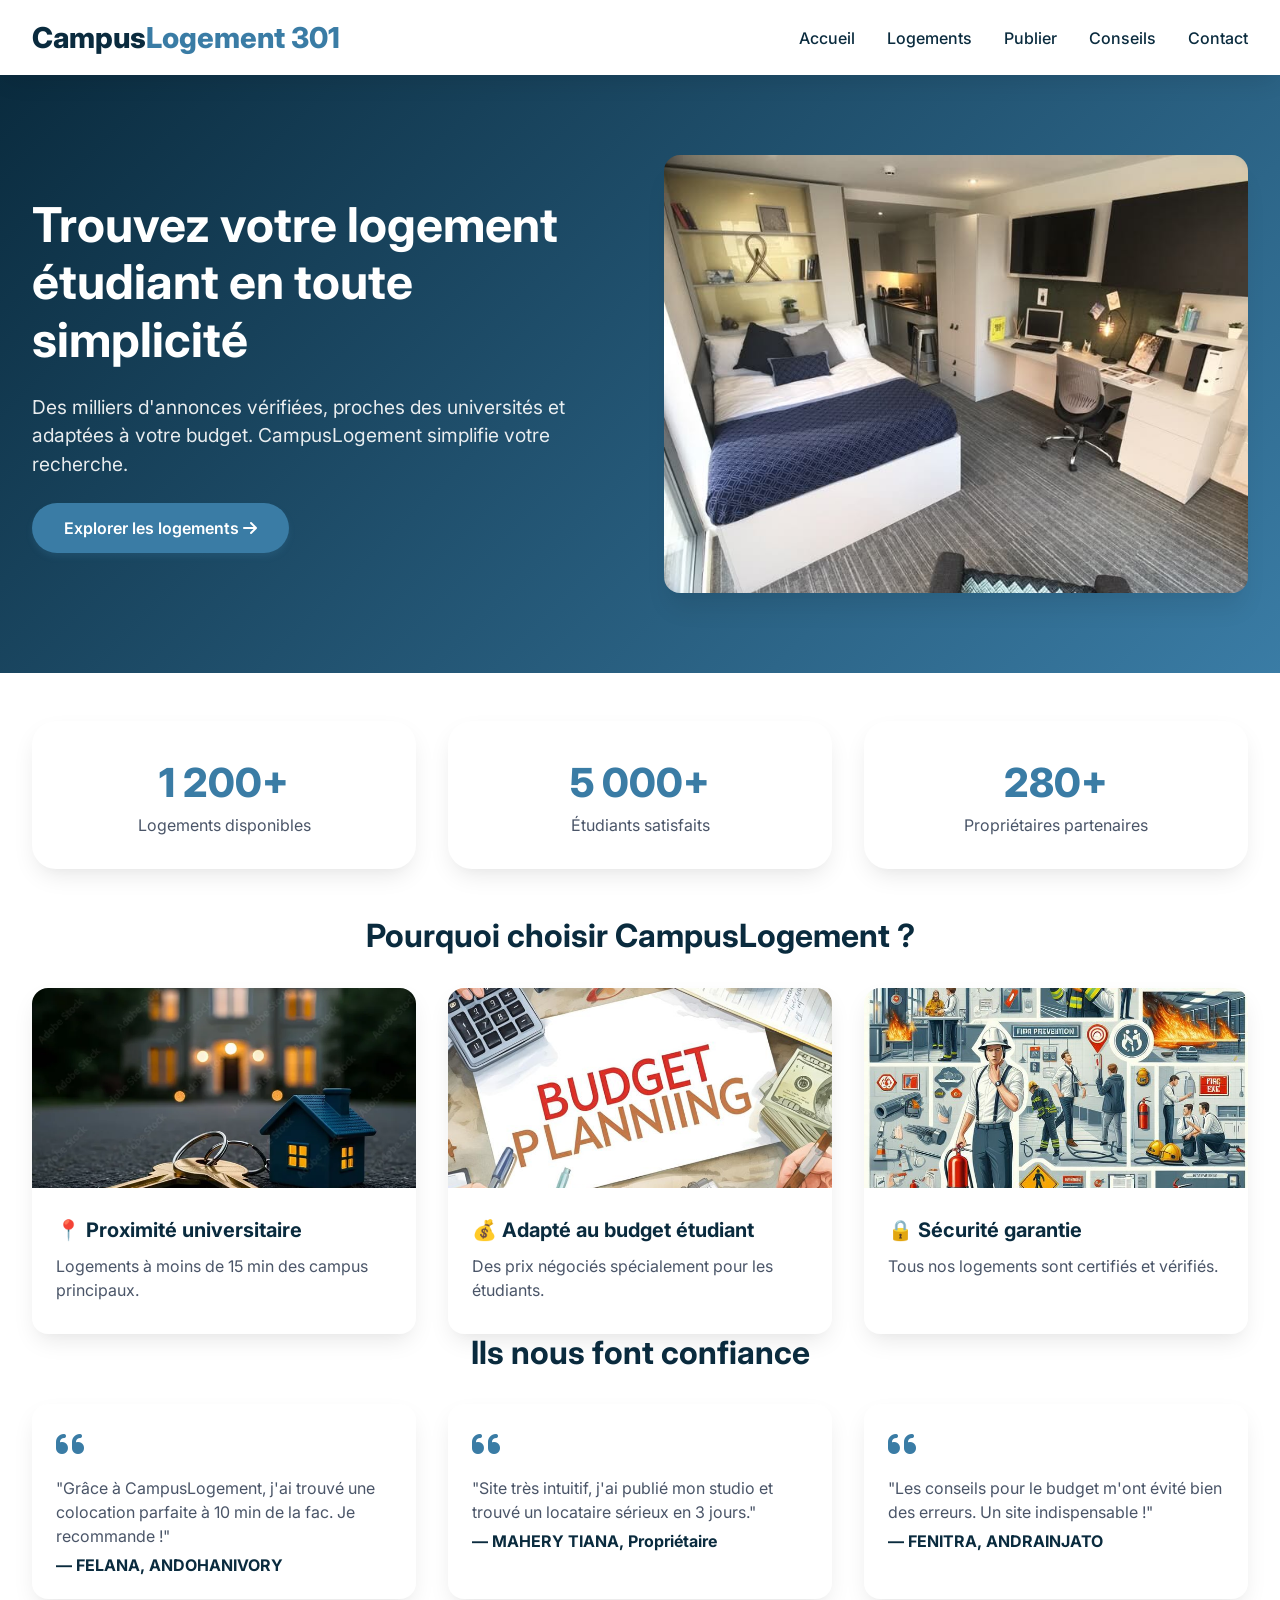
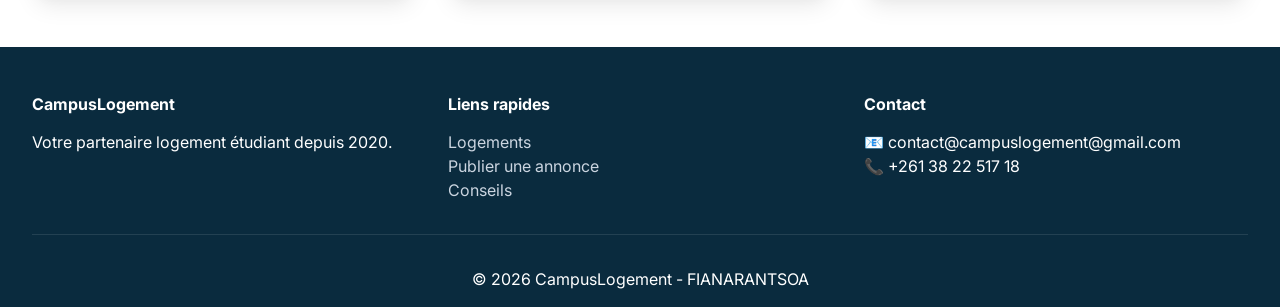
<file: index.html>
<!DOCTYPE html>
<html lang="fr">
<head>
    <meta charset="UTF-8">
    <meta name="viewport" content="width=device-width, initial-scale=1.0">
    <title>CampusLogement | Accueil</title>
    <link rel="stylesheet" href="style.css">
    <link rel="stylesheet" href="https://cdnjs.cloudflare.com/ajax/libs/font-awesome/6.0.0-beta3/css/all.min.css">
    <link href="https://fonts.googleapis.com/css2?family=Inter:opsz,wght@14..32,300;14..32,400;14..32,500;14..32,600;14..32,700;14..32,800&display=swap" rel="stylesheet">
</head>
<body>
    <header class="header">
        <nav class="navbar">
            <a href="index.html" class="logo">Campus<span>Logement 301</span></a>
            <div class="hamburger">
                <i class="fas fa-bars"></i>
            </div>
            <ul class="nav-menu">
                <li><a href="index.html" class="nav-link">Accueil</a></li>
                <li><a href="Log.html" class="nav-link">Logements</a></li>
                <li><a href="publier.html" class="nav-link">Publier</a></li>
                <li><a href="conseil.html" class="nav-link">Conseils</a></li>
                <li><a href="contact.html" class="nav-link">Contact</a></li>
            </ul>
        </nav>
    </header>

    <main>
        <!-- Hero Section -->
        <section class="hero">
            <div class="container">
                <div class="hero-content fade-up">
                    <h1>Trouvez votre logement étudiant en toute simplicité</h1>
                    <p>Des milliers d'annonces vérifiées, proches des universités et adaptées à votre budget. CampusLogement simplifie votre recherche.</p>
                    <a href="Log.html" class="btn btn-primary" id="exploreBtn">Explorer les logements <i class="fas fa-arrow-right"></i></a>
                </div>
                <div class="hero-image fade-up">
                    <img src="Logement.jpeg" alt="Étudiant dans son logement">
                </div>
            </div>
        </section>

        <!-- Statistiques -->
        <section class="container">
            <div class="stats-grid">
                <div class="stat-card fade-up">
                    <div class="stat-number">1 200+</div>
                    <p>Logements disponibles</p>
                </div>
                <div class="stat-card fade-up">
                    <div class="stat-number">5 000+</div>
                    <p>Étudiants satisfaits</p>
                </div>
                <div class="stat-card fade-up">
                    <div class="stat-number">280+</div>
                    <p>Propriétaires partenaires</p>
                </div>
            </div>
        </section>

        <!-- Avantages -->
        <section class="container">
            <h2 class="fade-up">Pourquoi choisir CampusLogement ?</h2>
            <div class="advantages-grid">
                <div class="card fade-up">
                    <img src="prox.webp" alt="Proximité" class="card-img">
                    <div class="card-content">
                        <h3>📍 Proximité universitaire</h3>
                        <p>Logements à moins de 15 min des campus principaux.</p>
                    </div>
                </div>
                <div class="card fade-up">
                    <img src="Smart Budget Planning for Social Media Marketing Success.jfif" alt="Budget" class="card-img">
                    <div class="card-content">
                        <h3>💰 Adapté au budget étudiant</h3>
                        <p>Des prix négociés spécialement pour les étudiants.</p>
                    </div>
                </div>
                <div class="card fade-up">
                    <img src="Incendies et Sécurité.jfif" alt="Sécurité" class="card-img">
                    <div class="card-content">
                        <h3>🔒 Sécurité garantie</h3>
                        <p>Tous nos logements sont certifiés et vérifiés.</p>
                    </div>
                </div>
            </div>
        </section>

        <!-- Témoignages -->
        <section class="container">
            <h2 class="fade-up">Ils nous font confiance</h2>
            <div class="testimonials-grid">
                <div class="card fade-up">
                    <div class="card-content">
                        <i class="fas fa-quote-left" style="color: var(--bleu-clair); font-size: 2rem; margin-bottom: 1rem; display: block;"></i>
                        <p>"Grâce à CampusLogement, j'ai trouvé une colocation parfaite à 10 min de la fac. Je recommande !"</p>
                        <h4>— FELANA, ANDOHANIVORY</h4>
                    </div>
                </div>
                <div class="card fade-up">
                    <div class="card-content">
                        <i class="fas fa-quote-left" style="color: var(--bleu-clair); font-size: 2rem; margin-bottom: 1rem; display: block;"></i>
                        <p>"Site très intuitif, j'ai publié mon studio et trouvé un locataire sérieux en 3 jours."</p>
                        <h4>— MAHERY TIANA, Propriétaire</h4>
                    </div>
                </div>
                <div class="card fade-up">
                    <div class="card-content">
                        <i class="fas fa-quote-left" style="color: var(--bleu-clair); font-size: 2rem; margin-bottom: 1rem; display: block;"></i>
                        <p>"Les conseils pour le budget m'ont évité bien des erreurs. Un site indispensable !"</p>
                        <h4>— FENITRA, ANDRAINJATO</h4>
                    </div>
                </div>
            </div>
        </section>
    </main>

    <footer class="footer">
        <div class="container">
            <div class="footer-content">
                <div>
                    <h4>CampusLogement</h4>
                    <p>Votre partenaire logement étudiant depuis 2020.</p>
                </div>
                <div>
                    <h4>Liens rapides</h4>
                    <p><a href="Log.html">Logements</a><br><a href="publier.html">Publier une annonce</a><br><a href="conseil.html">Conseils</a></p>
                </div>
                <div>
                    <h4>Contact</h4>
                    <p>📧 contact@campuslogement@gmail.com<br>📞 +261 38 22 517 18</p>
                </div>
            </div>
            <div class="footer-bottom">
                <p>&copy; 2026 CampusLogement - FIANARANTSOA</p>
            </div>
        </div>
    </footer>

    <script src="script.js"></script>
</body>
</html>
</file>
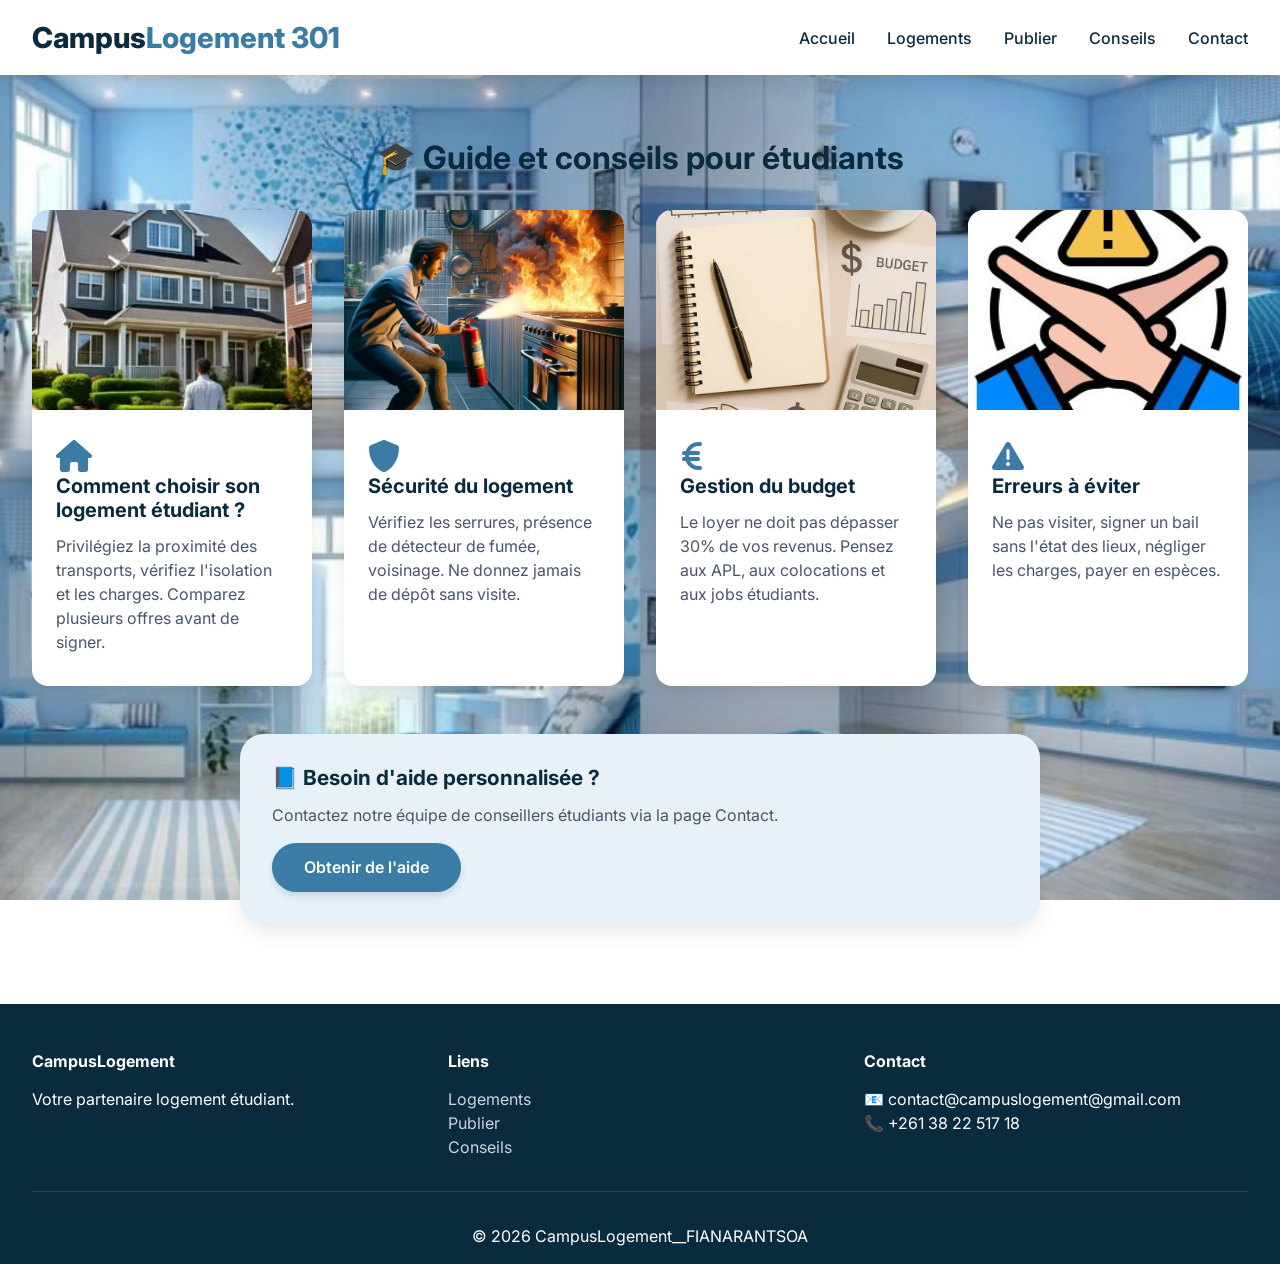
<file: conseil.html>
<!DOCTYPE html>
<html lang="fr">
<head>
    <meta charset="UTF-8">
    <meta name="viewport" content="width=device-width, initial-scale=1.0">
    <title>CampusLogement | Conseils et guide</title>
    <link rel="stylesheet" href="style.css">
    <link rel="stylesheet" href="https://cdnjs.cloudflare.com/ajax/libs/font-awesome/6.0.0-beta3/css/all.min.css">
    <link href="https://fonts.googleapis.com/css2?family=Inter:opsz,wght@300;400;500;600;700;800&display=swap" rel="stylesheet">
</head>
<body>
    <header class="header">
        <nav class="navbar">
            <a href="index.html" class="logo">Campus<span>Logement 301 </span></a>
            <div class="hamburger"><i class="fas fa-bars"></i></div>
            <ul class="nav-menu">
                <li><a href="index.html" class="nav-link">Accueil</a></li>
                <li><a href="Log.html" class="nav-link">Logements</a></li>
                <li><a href="publier.html" class="nav-link">Publier</a></li>
                <li><a href="conseil.html" class="nav-link">Conseils</a></li>
                <li><a href="contact.html" class="nav-link">Contact</a></li>
            </ul>
        </nav>
    </header>

    <main class="page-conseils container">
        <h2 style="margin-top: 2rem;">🎓 Guide et conseils pour étudiants</h2>
        <div class="conseils-grid">
            <div class="card fade-up">
                <img src="Sixs.jfif"" alt="Choisir logement" class="card-img">
                <div class="card-content">
                    <i class="fas fa-home" style="font-size: 2rem; color: var(--bleu-clair);"></i>
                    <h3>Comment choisir son logement étudiant ?</h3>
                    <p>Privilégiez la proximité des transports, vérifiez l'isolation et les charges. Comparez plusieurs offres avant de signer.</p>
                </div>
            </div>
            <div class="card fade-up">
                <img src="sécurité.jfif" alt="Sécurité" class="card-img">
                <div class="card-content">
                    <i class="fas fa-shield-alt" style="font-size: 2rem; color: var(--bleu-clair);"></i>
                    <h3>Sécurité du logement</h3>
                    <p>Vérifiez les serrures, présence de détecteur de fumée, voisinage. Ne donnez jamais de dépôt sans visite.</p>
                </div>
            </div>
            <div class="card fade-up">
                <img src="budget.jfif" alt="Budget" class="card-img">
                <div class="card-content">
                    <i class="fas fa-euro-sign" style="font-size: 2rem; color: var(--bleu-clair);"></i>
                    <h3>Gestion du budget</h3>
                    <p>Le loyer ne doit pas dépasser 30% de vos revenus. Pensez aux APL, aux colocations et aux jobs étudiants.</p>
                </div>
            </div>
            <div class="card fade-up">
                <img src="erreur.jfif" alt="Erreurs" class="card-img">
                <div class="card-content">
                    <i class="fas fa-exclamation-triangle" style="font-size: 2rem; color: var(--bleu-clair);"></i>
                    <h3>Erreurs à éviter</h3>
                    <p>Ne pas visiter, signer un bail sans l'état des lieux, négliger les charges, payer en espèces.</p>
                </div>
            </div>
        </div>
        
        <div class="form-container fade-up" style="margin-top: 3rem; background: var(--bleu-tres-clair);">
            <h3>📘 Besoin d'aide personnalisée ?</h3>
            <p>Contactez notre équipe de conseillers étudiants via la page Contact.</p>
            <a href="contact.html" class="btn btn-primary" style="margin-top: 1rem;">Obtenir de l'aide</a>
        </div>
    </main>

    <footer class="footer">
        <div class="container">
            <div class="footer-content">
                <div><h4>CampusLogement</h4><p>Votre partenaire logement étudiant.</p></div>
                <div><h4>Liens</h4><p><a href="Log.html">Logements</a><br><a href="publier.html">Publier</a><br><a href="conseil.html">Conseils</a></p></div>
                <div><h4>Contact</h4><p>📧 contact@campuslogement@gmail.com<br>📞 +261 38 22 517 18 </p></div>
            </div>
            <div class="footer-bottom"><p>&copy; 2026 CampusLogement__FIANARANTSOA</p></div>
        </div>
    </footer>
    <script src="script.js"></script>
</body>
</html>
</file>
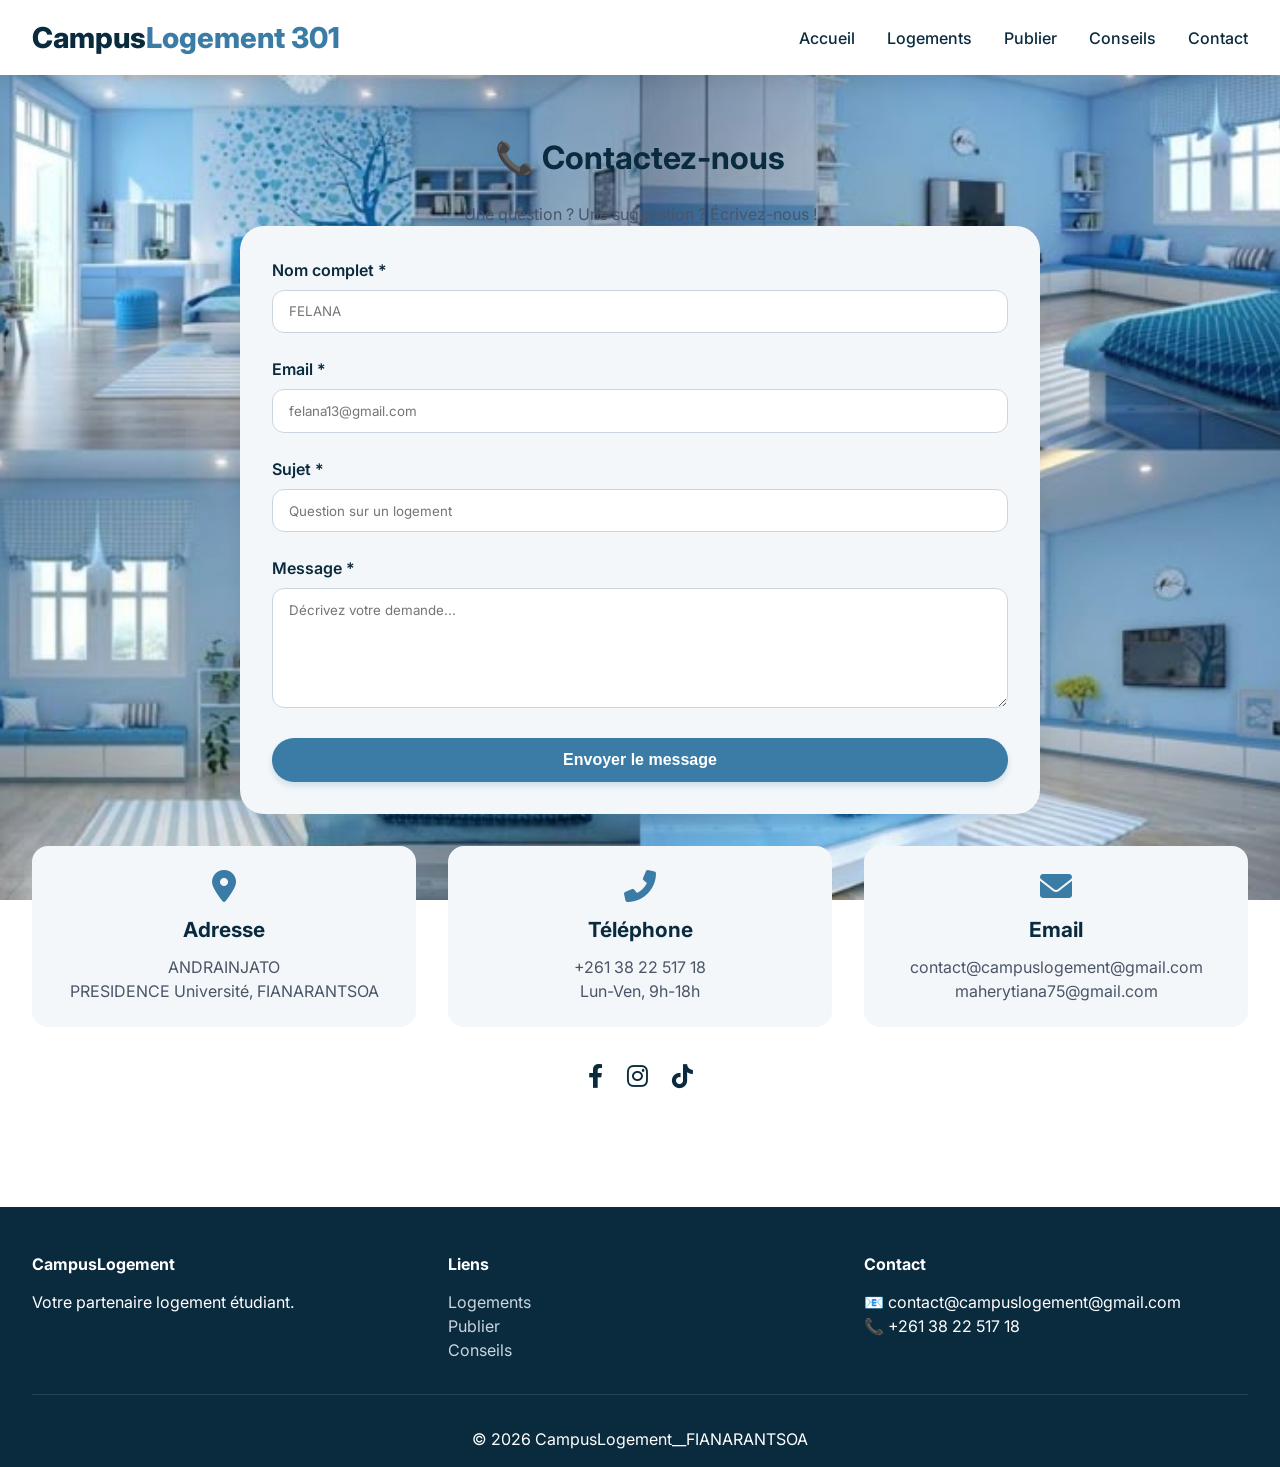
<file: contact.html>
<!DOCTYPE html>
<html lang="fr">
<head>
    <meta charset="UTF-8">
    <meta name="viewport" content="width=device-width, initial-scale=1.0">
    <title>CampusLogement | Contact</title>
    <link rel="stylesheet" href="style.css">
    <link rel="stylesheet" href="https://cdnjs.cloudflare.com/ajax/libs/font-awesome/6.0.0-beta3/css/all.min.css">
    <link href="https://fonts.googleapis.com/css2?family=Inter:opsz,wght@300;400;500;600;700;800&display=swap" rel="stylesheet">
</head>
<body>
    <header class="header">
        <nav class="navbar">
            <a href="index.html" class="logo">Campus<span>Logement 301</span></a>
            <div class="hamburger"><i class="fas fa-bars"></i></div>
            <ul class="nav-menu">
                <li><a href="index.html" class="nav-link">Accueil</a></li>
                <li><a href="Log.html" class="nav-link">Logements</a></li>
                <li><a href="publier.html" class="nav-link">Publier</a></li>
                <li><a href="conseil.html" class="nav-link">Conseils</a></li>
                <li><a href="contact.html" class="nav-link">Contact</a></li>
            </ul>
        </nav>
    </header>

    <main class="page-contact container">
        <h2 style="margin-top: 2rem;">📞 Contactez-nous</h2>
        <p style="text-align: center;">Une question ? Une suggestion ? Écrivez-nous !</p>
        
        <div class="form-container fade-up">
            <form id="contactForm">
                <div class="form-group">
                    <label for="contactNom">Nom complet *</label>
                    <input type="text" id="contactNom" placeholder="FELANA" required>
                </div>
                <div class="form-group">
                    <label for="contactEmail">Email *</label>
                    <input type="email" id="contactEmail" placeholder="felana13@gmail.com" required>
                </div>
                <div class="form-group">
                    <label for="sujet">Sujet *</label>
                    <input type="text" id="sujet" placeholder="Question sur un logement" required>
                </div>
                <div class="form-group">
                    <label for="message">Message *</label>
                    <textarea id="message" placeholder="Décrivez votre demande..." required></textarea>
                </div>
                <button type="submit" class="btn btn-primary" style="width: 100%;">Envoyer le message</button>
            </form>
        </div>
        
        <div class="contact-infos">
            <div class="contact-card fade-up">
                <i class="fas fa-map-marker-alt"></i>
                <h3>Adresse</h3>
                <p>ANDRAINJATO<br>PRESIDENCE Université, FIANARANTSOA</p>
            </div>
            <div class="contact-card fade-up">
                <i class="fas fa-phone-alt"></i>
                <h3>Téléphone</h3>
                <p>+261 38 22 517 18</p>
                <p>Lun-Ven, 9h-18h</p>
            </div>
            <div class="contact-card fade-up">
                <i class="fas fa-envelope"></i>
                <h3>Email</h3>
                <p>contact@campuslogement@gmail.com</p>
                <p>maherytiana75@gmail.com</p>
            </div>
        </div>
        
        <div class="social-links fade-up" style="text-align: center; margin: 2rem 0;">
            <a href="https://www.facebook.com/profile.php?id=100075950029245"><i class="fab fa-facebook-f"></i></a>
            <a href="https://www.instagram.com/maherytiana13?igsh=MTd2M3g1dnMzOHFrcA=="><i class="fab fa-instagram"></i></a>
            <a href="https://www.tiktok.com/@maherytiana13"><i class="fab fa-tiktok"></i></a>
        </div>
    </main>

    <footer class="footer">
        <div class="container">
            <div class="footer-content">
                <div><h4>CampusLogement</h4><p>Votre partenaire logement étudiant.</p></div>
                <div><h4>Liens</h4><p><a href="Log.html">Logements</a><br><a href="publier.html">Publier</a><br><a href="conseil.html">Conseils</a></p></div>
                <div><h4>Contact</h4><p>📧 contact@campuslogement@gmail.com<br>📞 +261 38 22 517 18</p></div>
            </div>
            <div class="footer-bottom"><p>&copy; 2026 CampusLogement__FIANARANTSOA</p></div>
        </div>
    </footer>
    <script src="script.js"></script>
</body>
</html>
</file>
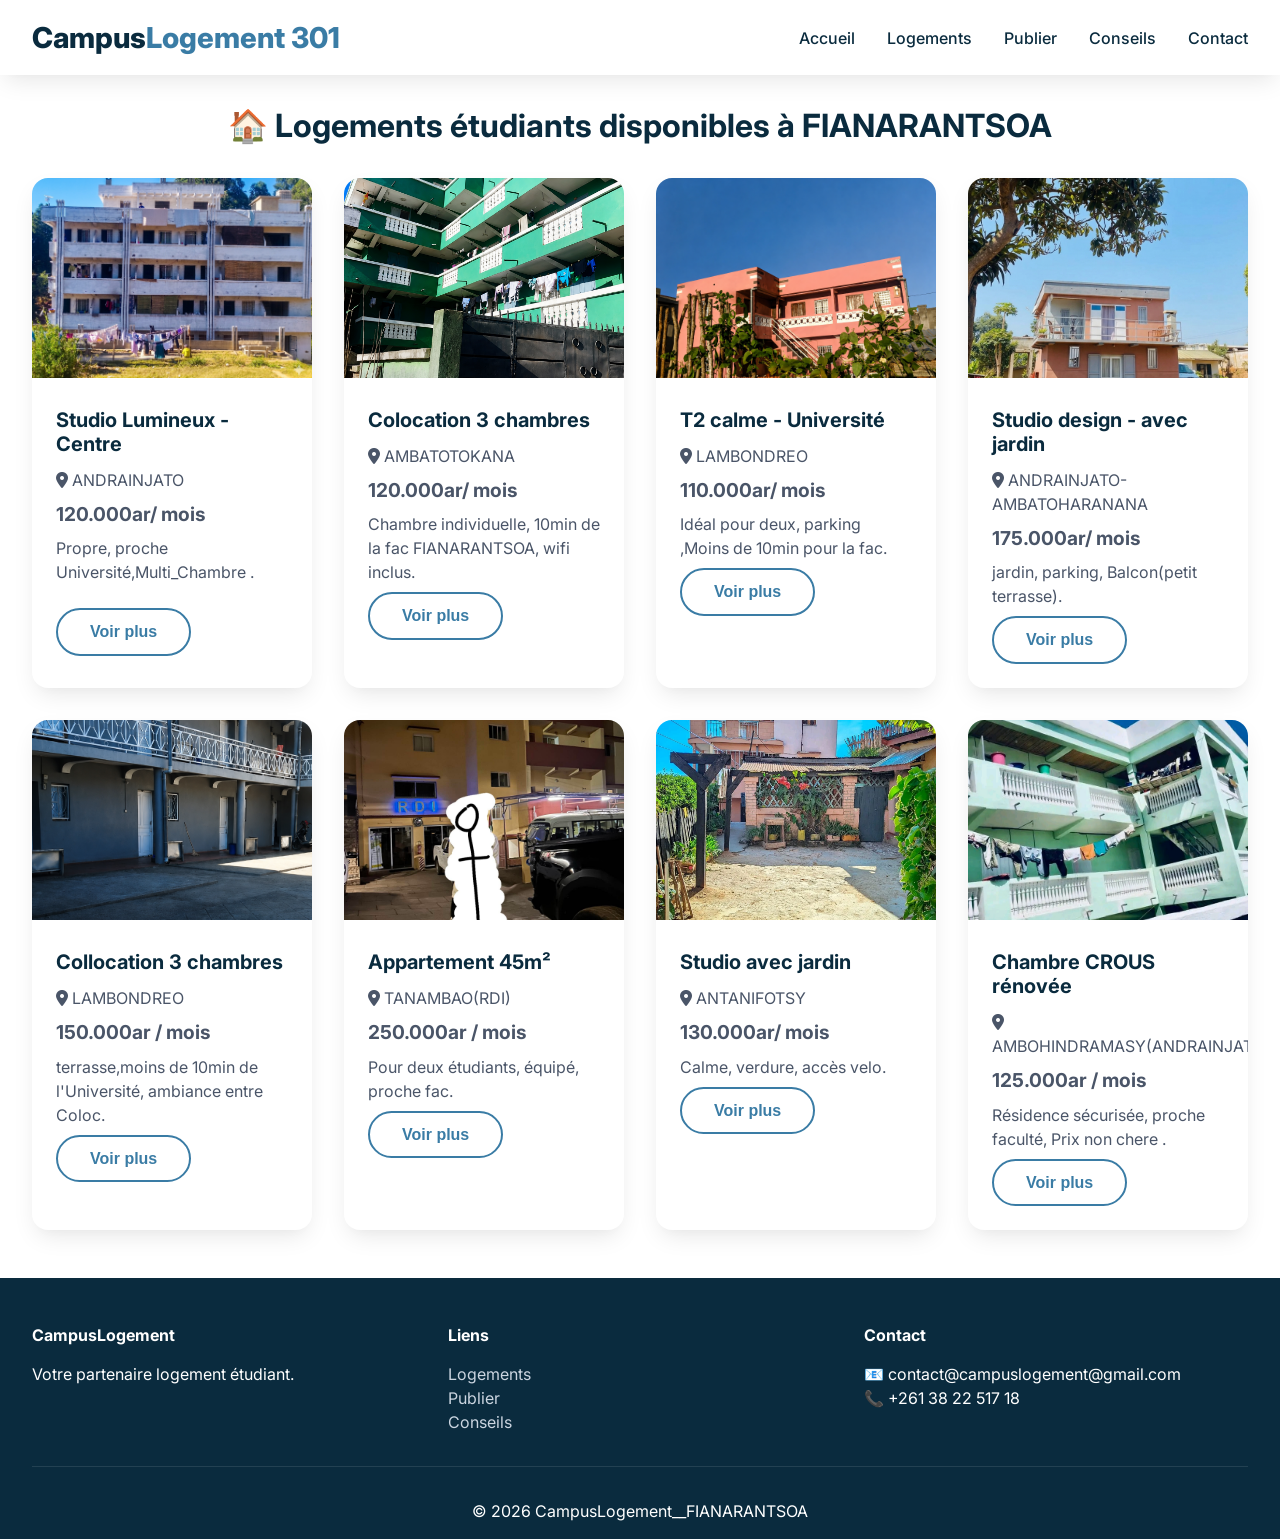
<file: Log.html>
<!DOCTYPE html>
<html lang="fr">
<head>
    <meta charset="UTF-8">
    <meta name="viewport" content="width=device-width, initial-scale=1.0">
    <title>CampusLogement | Logements disponibles</title>
    <link rel="stylesheet" href="style.css">
    <link rel="stylesheet" href="https://cdnjs.cloudflare.com/ajax/libs/font-awesome/6.0.0-beta3/css/all.min.css">
    <link href="https://fonts.googleapis.com/css2?family=Inter:opsz,wght@14..32,300;400;500;600;700;800&display=swap" rel="stylesheet">
</head>
<body>
    <header class="header">
        <nav class="navbar">
            <a href="index.html" class="logo">Campus<span>Logement 301</span></a>
            <div class="hamburger"><i class="fas fa-bars"></i></div>
            <ul class="nav-menu">
                <li><a href="index.html" class="nav-link">Accueil</a></li>
                <li><a href="Log.html" class="nav-link">Logements</a></li>
                <li><a href="publier.html" class="nav-link">Publier</a></li>
                <li><a href="conseil.html" class="nav-link">Conseils</a></li>
                <li><a href="contact.html" class="nav-link">Contact</a></li>
            </ul>
        </nav>
    </header>

    <main class="container">
        <h2 style="margin-top: 2rem;">🏠 Logements étudiants disponibles à FIANARANTSOA</h2>
        
        
        <div class="logements-grid" id="logementsContainer">
            <!-- 8 cartes de logements -->
            <div class="card logement-card fade-up">
                <img src="Mahery.png" alt="Studio centre" class="card-img">
                <div class="card-content">
                    <h3>Studio Lumineux - Centre</h3>
                    <p class="localisation"><i class="fas fa-map-marker-alt"></i> ANDRAINJATO</p>
                    <p class="prix"> 120.000ar/ mois</p>
                    <p>Propre, proche Université,Multi_Chambre .</p>
                    <button class="btn btn-outline btn-card" style="margin-top: 1rem;">Voir plus</button>
                </div>
            </div>
            <div class="card logement-card fade-up">
                <img src="belli.png" alt="Colocation" class="card-img">
                <div class="card-content">
                    <h3>Colocation 3 chambres</h3>
                    <p class="localisation"><i class="fas fa-map-marker-alt"></i> AMBATOTOKANA</p>
                    <p class="prix">120.000ar/ mois</p>
                    <p>Chambre individuelle, 10min de la fac FIANARANTSOA, wifi inclus.</p>
                    <button class="btn btn-outline btn-card">Voir plus</button>
                </div>
            </div>
            <div class="card logement-card fade-up">
                <img src="tsangy.png" alt="T2" class="card-img">
                <div class="card-content">
                    <h3>T2 calme - Université</h3>
                    <p class="localisation"><i class="fas fa-map-marker-alt"></i> LAMBONDREO</p>
                    <p class="prix">110.000ar/ mois</p>
                    <p>Idéal pour deux, parking ,Moins de 10min pour la fac.</p>
                    <button class="btn btn-outline btn-card">Voir plus</button>
                </div>
            </div>
            <div class="card logement-card fade-up">
                <img src="Jhonny.png" alt="Studio moderne" class="card-img">
                <div class="card-content">
                    <h3>Studio design - avec jardin</h3>
                    <p class="localisation"><i class="fas fa-map-marker-alt"></i> ANDRAINJATO-AMBATOHARANANA </p>
                    <p class="prix">175.000ar/ mois</p>
                    <p>jardin, parking, Balcon(petit terrasse).</p>
                    <button class="btn btn-outline btn-card">Voir plus</button>
                </div>
            </div>
            <div class="card logement-card fade-up">
                <img src="irinah.png" alt="Chambre chez l'habitant" class="card-img">
                <div class="card-content">
                    <h3>Collocation 3 chambres</h3>
                    <p class="localisation"><i class="fas fa-map-marker-alt"></i> LAMBONDREO </p>
                    <p class="prix">150.000ar / mois</p>
                    <p>terrasse,moins de 10min de l'Université, ambiance entre Coloc.</p>
                    <button class="btn btn-outline btn-card">Voir plus</button>
                </div>
            </div>
            <div class="card logement-card fade-up">
                <img src="RDI.jpeg" alt="Appartement" class="card-img">
                <div class="card-content">
                    <h3>Appartement 45m²</h3>
                    <p class="localisation"><i class="fas fa-map-marker-alt"></i> TANAMBAO(RDI)</p>
                    <p class="prix">250.000ar / mois</p>
                    <p>Pour deux étudiants, équipé, proche fac.</p>
                    <button class="btn btn-outline btn-card">Voir plus</button>
                </div>
            </div>
            <div class="card logement-card fade-up">
                <img src="Anjoma.jpeg" alt="Studio jardin" class="card-img">
                <div class="card-content">
                    <h3>Studio avec jardin</h3>
                    <p class="localisation"><i class="fas fa-map-marker-alt"></i> ANTANIFOTSY</p>
                    <p class="prix"> 130.000ar/ mois</p>
                    <p>Calme, verdure, accès velo.</p>
                    <button class="btn btn-outline btn-card">Voir plus</button>
                </div>
            </div>
            <div class="card logement-card fade-up">
                <img src="Ambohindramasy.jpeg" alt="Chambre universitaire" class="card-img">
                <div class="card-content">
                    <h3>Chambre CROUS rénovée</h3>
                    <p class="localisation"><i class="fas fa-map-marker-alt"></i> AMBOHINDRAMASY(ANDRAINJATO)</p>
                    <p class="prix">125.000ar / mois</p>
                    <p>Résidence sécurisée, proche faculté, Prix non chere .</p>
                    <button class="btn btn-outline btn-card">Voir plus</button>
                </div>
            </div>
        </div>
    </main>

    <footer class="footer">
        <div class="container">
            <div class="footer-content">
                <div><h4>CampusLogement</h4><p>Votre partenaire logement étudiant.</p></div>
                <div><h4>Liens</h4><p><a href="Log.html">Logements</a><br><a href="publier.html">Publier</a><br><a href="conseil.html">Conseils</a></p></div>
                <div><h4>Contact</h4><p>📧 contact@campuslogement@gmail.com<br>📞 +261 38 22 517 18</p></div>
            </div>
            <div class="footer-bottom"><p>&copy; 2026 CampusLogement__FIANARANTSOA</p></div>
        </div>
    </footer>
    <script src="script.js"></script>
</body>
</html>
</file>
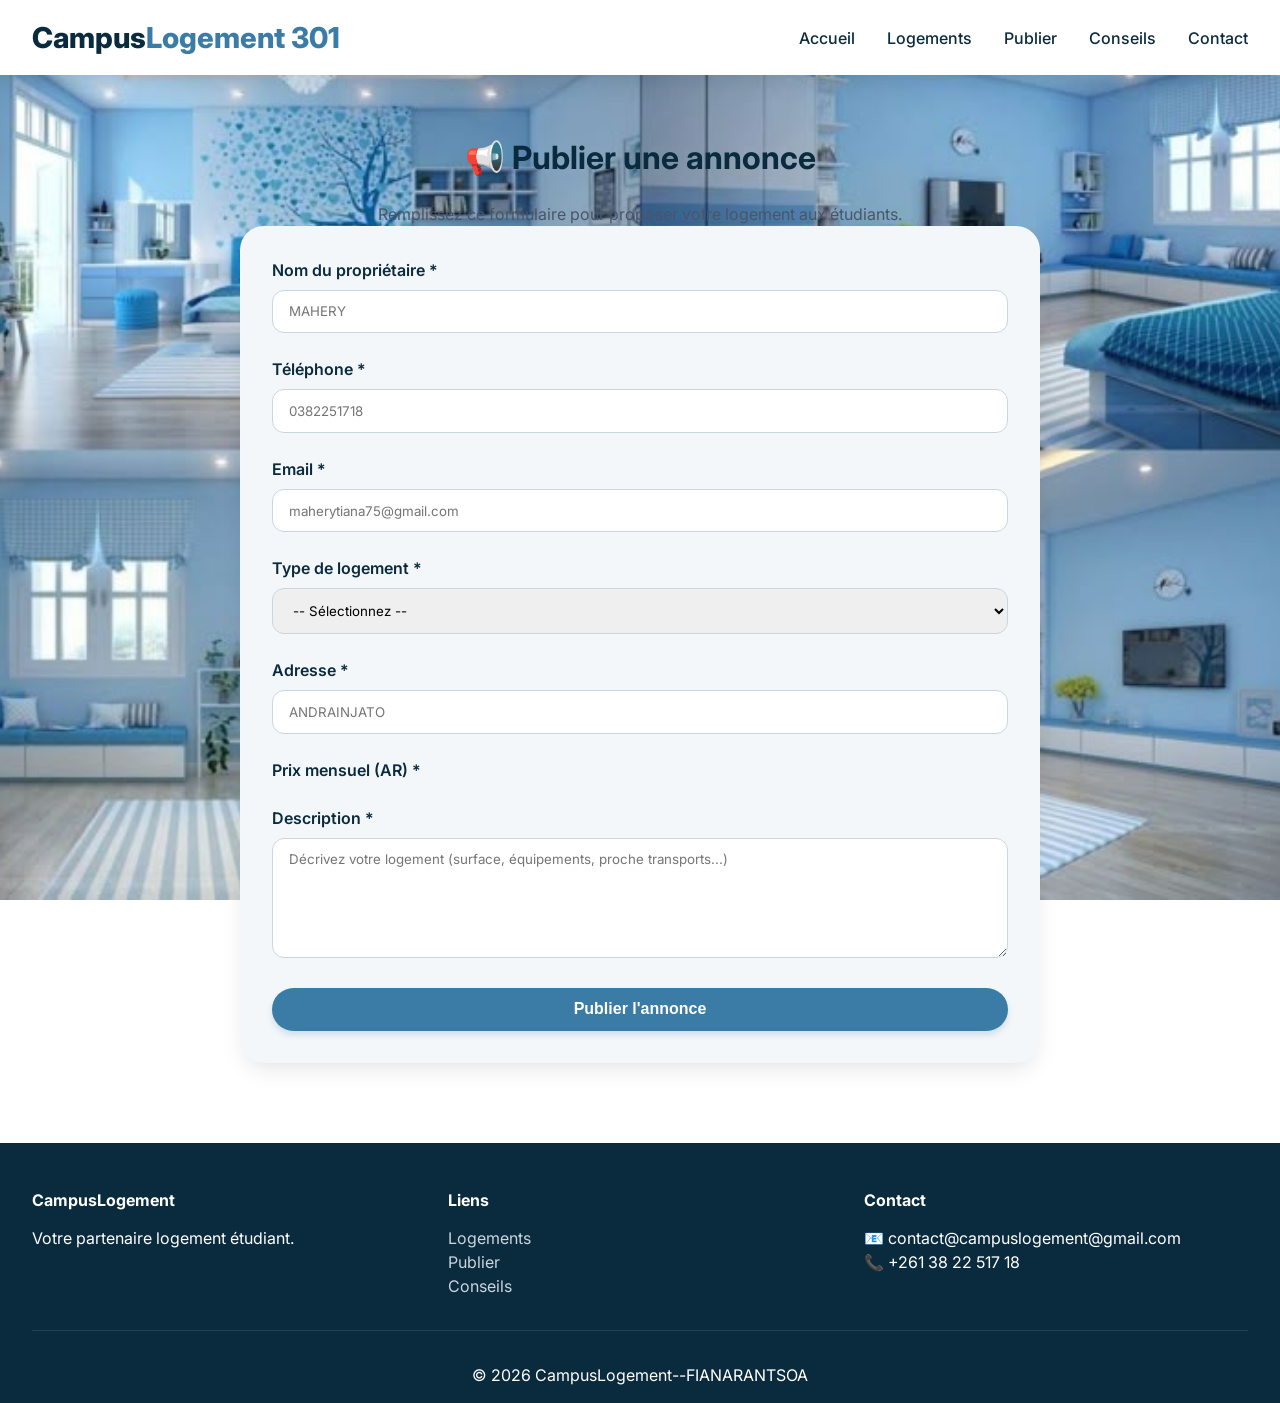
<file: publier.html>
<!DOCTYPE html>
<html lang="fr">
<head>
    <meta charset="UTF-8">
    <meta name="viewport" content="width=device-width, initial-scale=1.0">
    <title>CampusLogement | Publier une annonce</title>
    <link rel="stylesheet" href="style.css">
    <link rel="stylesheet" href="https://cdnjs.cloudflare.com/ajax/libs/font-awesome/6.0.0-beta3/css/all.min.css">
    <link href="https://fonts.googleapis.com/css2?family=Inter:opsz,wght@300;400;500;600;700;800&display=swap" rel="stylesheet">
</head>
<body>
    <header class="header">
        <nav class="navbar">
            <a href="index.html" class="logo">Campus<span>Logement 301</span></a>
            <div class="hamburger"><i class="fas fa-bars"></i></div>
            <ul class="nav-menu">
                <li><a href="index.html" class="nav-link">Accueil</a></li>
                <li><a href="Log.html" class="nav-link">Logements</a></li>
                <li><a href="publier.html" class="nav-link">Publier</a></li>
                <li><a href="conseil.html" class="nav-link">Conseils</a></li>
                <li><a href="contact.html" class="nav-link">Contact</a></li>
            </ul>
        </nav>
    </header>

    <main class="page-publier container">
        <h2 style="margin-top: 2rem;">📢 Publier une annonce</h2>
        <p style="text-align: center;">Remplissez ce formulaire pour proposer votre logement aux étudiants.</p>
        
        <div class="form-container fade-up">
            <form id="publishForm">
                <div class="form-group">
                    <label for="nom">Nom du propriétaire *</label>
                    <input type="text" id="nom" placeholder="MAHERY" required>
                </div>
                <div class="form-group">
                    <label for="tel">Téléphone *</label>
                    <input type="tel" id="tel" placeholder="0382251718" required>
                </div>
                <div class="form-group">
                    <label for="email">Email *</label>
                    <input type="email" id="email" placeholder="maherytiana75@gmail.com" required>
                </div>
                <div class="form-group">
                    <label for="type">Type de logement *</label>
                    <select id="type" required>
                        <option value="">-- Sélectionnez --</option>
                        <option value="studio">Studio</option>
                        <option value="T1">T1</option>
                        <option value="T2">T2</option>
                        <option value="colocation">Colocation</option>
                    </select>
                </div>
                <div class="form-group">
                    <label for="adresse">Adresse *</label>
                    <input type="text" id="adresse" placeholder="ANDRAINJATO" required>
                </div>
                <div class="form-group">
                    <label for="prix">Prix mensuel (AR) *</label>
                </div>
                <div class="form-group">
                    <label for="description">Description *</label>
                    <textarea id="description" placeholder="Décrivez votre logement (surface, équipements, proche transports...)" required></textarea>
                </div>
                <button type="submit" class="btn btn-primary" style="width: 100%;">Publier l'annonce</button>
            </form>
        </div>
    </main>

    <footer class="footer">
        <div class="container">
            <div class="footer-content">
                <div><h4>CampusLogement</h4><p>Votre partenaire logement étudiant.</p></div>
                <div><h4>Liens</h4><p><a href="Log.html">Logements</a><br><a href="publier.html">Publier</a><br><a href="conseil.html">Conseils</a></p></div>
                <div><h4>Contact</h4><p>📧 contact@campuslogement@gmail.com<br>📞 +261 38 22 517 18</p></div>
            </div>
            <div class="footer-bottom"><p>&copy; 2026 CampusLogement--FIANARANTSOA</p></div>
        </div>
    </footer>
    <script src="script.js"></script>
</body>
</html>
</file>
<file: style.css>
/* ========== RESET & VARIABLES ========== */
* {
    margin: 0;
    padding: 0;
    box-sizing: border-box;
}

:root {
    --bleu-fonce: #0a2b3e;
    --bleu-clair: #3a7ca5;
    --bleu-tres-clair: #e8f0f8;
    --blanc: #ffffff;
    --gris-clair: #f4f7fa;
    --gris-texte: #4a5568;
    --ombre: 0 10px 25px -5px rgba(0, 0, 0, 0.1), 0 8px 10px -6px rgba(0, 0, 0, 0.02);
    --ombre-carte: 0 20px 25px -5px rgba(0, 0, 0, 0.08), 0 8px 10px -6px rgba(0, 0, 0, 0.02);
    --transition: all 0.3s ease;
}

body {
    font-family: 'Inter', system-ui, -apple-system, 'Segoe UI', Roboto, Helvetica, sans-serif;
    color: var(--gris-texte);
    background-color: var(--blanc);
    line-height: 1.5;
    scroll-behavior: smooth;
}

/* ========== TYPOGRAPHIE ========== */
h1, h2, h3, h4 {
    font-weight: 700;
    line-height: 1.2;
    color: var(--bleu-fonce);
}

h1 { font-size: 2.8rem; margin-bottom: 1rem; }
h2 { font-size: 2rem; margin-bottom: 1.5rem; text-align: center; }
h3 { font-size: 1.3rem; margin-bottom: 0.75rem; }

@media (max-width: 768px) {
    h1 { font-size: 2rem; }
    h2 { font-size: 1.6rem; }
}

/* ========== LAYOUT ========== */
.container {
    max-width: 1280px;
    margin: 0 auto;
    padding: 0 2rem;
}

section {
    padding: 4rem 0;
}

/* ========== HEADER & NAVIGATION ========== */
.header {
    background: var(--blanc);
    box-shadow: var(--ombre);
    position: sticky;
    top: 0;
    z-index: 1000;
}

.navbar {
    display: flex;
    justify-content: space-between;
    align-items: center;
    padding: 1rem 2rem;
    max-width: 1400px;
    margin: 0 auto;
}

.logo {
    font-size: 1.8rem;
    font-weight: 800;
    color: var(--bleu-fonce);
    text-decoration: none;
}

.logo span {
    color: var(--bleu-clair);
}

.nav-menu {
    display: flex;
    gap: 2rem;
    list-style: none;
}

.nav-link {
    text-decoration: none;
    font-weight: 500;
    color: var(--bleu-fonce);
    transition: var(--transition);
    position: relative;
}

.nav-link:hover {
    color: var(--bleu-clair);
}

.nav-link::after {
    content: '';
    position: absolute;
    bottom: -5px;
    left: 0;
    width: 0%;
    height: 2px;
    background: var(--bleu-clair);
    transition: var(--transition);
}

.nav-link:hover::after {
    width: 100%;
}

.hamburger {
    display: none;
    cursor: pointer;
    font-size: 1.8rem;
    color: var(--bleu-fonce);
}

@media (max-width: 768px) {
    .hamburger {
        display: block;
    }
    .nav-menu {
        position: fixed;
        left: -100%;
        top: 70px;
        flex-direction: column;
        background: var(--blanc);
        width: 100%;
        text-align: center;
        transition: 0.3s;
        box-shadow: var(--ombre);
        padding: 2rem 0;
        gap: 1.5rem;
    }
    .nav-menu.active {
        left: 0;
    }
    .navbar {
        padding: 1rem;
    }
}

/* ========== BOUTONS ========== */
.btn {
    display: inline-block;
    padding: 0.8rem 2rem;
    border-radius: 50px;
    text-decoration: none;
    font-weight: 600;
    transition: var(--transition);
    cursor: pointer;
    border: none;
    font-size: 1rem;
}

.btn-primary {
    background: var(--bleu-clair);
    color: var(--blanc);
    box-shadow: 0 4px 6px rgba(58, 124, 165, 0.2);
}

.btn-primary:hover {
    background: var(--bleu-fonce);
    transform: translateY(-3px);
    box-shadow: 0 10px 20px rgba(0, 0, 0, 0.1);
}

.btn-outline {
    background: transparent;
    border: 2px solid var(--bleu-clair);
    color: var(--bleu-clair);
}

.btn-outline:hover {
    background: var(--bleu-clair);
    color: var(--blanc);
    transform: translateY(-2px);
}

/* ========== HERO SECTION ========== */
.hero {
    background: linear-gradient(135deg, var(--bleu-fonce) 0%, var(--bleu-clair) 100%);
    color: var(--blanc);
    padding: 5rem 0;
    position: relative;
    overflow: hidden;
}

.hero .container {
    display: flex;
    align-items: center;
    gap: 3rem;
    flex-wrap: wrap;
}

.hero-content {
    flex: 1;
}

.hero-content h1 {
    color: var(--blanc);
    font-size: 3rem;
}

.hero-content p {
    font-size: 1.2rem;
    margin: 1.5rem 0;
    opacity: 0.9;
}

.hero-image {
    flex: 1;
    border-radius: 1rem;
    overflow: hidden;
    box-shadow: var(--ombre-carte);
}

.hero-image img {
    width: 100%;
    height: auto;
    display: block;
    transition: transform 0.5s ease;
}

.hero-image:hover img {
    transform: scale(1.03);
}

@media (max-width: 768px) {
    .hero .container {
        flex-direction: column;
        text-align: center;
    }
    .hero-content h1 {
        font-size: 2.2rem;
    }
}

/* ========== CARTES & STATS ========== */
.stats-grid {
    display: flex;
    justify-content: space-between;
    gap: 2rem;
    flex-wrap: wrap;
    margin: 3rem 0;
}

.stat-card {
    background: var(--blanc);
    padding: 2rem;
    border-radius: 1.5rem;
    text-align: center;
    flex: 1;
    min-width: 180px;
    box-shadow: var(--ombre);
    transition: var(--transition);
}

.stat-card:hover {
    transform: translateY(-8px);
}

.stat-number {
    font-size: 2.5rem;
    font-weight: 800;
    color: var(--bleu-clair);
}

.advantages-grid, .testimonials-grid, .logements-grid, .conseils-grid {
    display: grid;
    grid-template-columns: repeat(auto-fit, minmax(280px, 1fr));
    gap: 2rem;
    margin-top: 2rem;
}

.card {
    background: var(--blanc);
    border-radius: 1rem;
    overflow: hidden;
    box-shadow: var(--ombre);
    transition: var(--transition);
}

.card:hover {
    transform: translateY(-5px);
    box-shadow: var(--ombre-carte);
}

.card-img {
    width: 100%;
    height: 200px;
    object-fit: cover;
}

.card-content {
    padding: 1.5rem;
}

.card-content h3 {
    font-size: 1.25rem;
}

.card-content p {
    margin: 0.5rem 0;
    color: var(--gris-texte);
}

.prix {
    font-weight: 700;
    color: var(--bleu-clair);
    font-size: 1.2rem;
}

/* ========== FORMULAIRES ========== */
.form-container {
    max-width: 800px;
    margin: 0 auto;
    background: var(--gris-clair);
    padding: 2rem;
    border-radius: 1.5rem;
    box-shadow: var(--ombre);
}

.form-group {
    margin-bottom: 1.5rem;
}

label {
    display: block;
    margin-bottom: 0.5rem;
    font-weight: 600;
    color: var(--bleu-fonce);
}

input, select, textarea {
    width: 100%;
    padding: 0.8rem 1rem;
    border: 1px solid #cbd5e0;
    border-radius: 0.75rem;
    font-family: inherit;
    transition: var(--transition);
}

input:focus, select:focus, textarea:focus {
    outline: none;
    border-color: var(--bleu-clair);
    box-shadow: 0 0 0 3px rgba(58, 124, 165, 0.1);
}

textarea {
    resize: vertical;
    min-height: 120px;
}

.error-message {
    color: #e53e3e;
    font-size: 0.85rem;
    margin-top: 0.3rem;
    display: block;
}

.success-message {
    background: #48bb78;
    color: white;
    padding: 1rem;
    border-radius: 0.75rem;
    margin-bottom: 1.5rem;
    text-align: center;
}

/* ========== FILTRES ========== */
.filtres {
    display: flex;
    gap: 1rem;
    flex-wrap: wrap;
    margin-bottom: 2rem;
    justify-content: center;
}

.filtres input, .filtres select {
    width: auto;
    min-width: 200px;
}

/* ========== CONTACT INFOS ========== */
.contact-infos {
    display: grid;
    grid-template-columns: repeat(auto-fit, minmax(250px, 1fr));
    gap: 2rem;
    margin-top: 2rem;
    text-align: center;
}

.contact-card {
    background: var(--gris-clair);
    padding: 1.5rem;
    border-radius: 1rem;
}

.contact-card i {
    font-size: 2rem;
    color: var(--bleu-clair);
    margin-bottom: 1rem;
}

.social-links {
    display: flex;
    justify-content: center;
    gap: 1.5rem;
    margin-top: 1rem;
}

.social-links a {
    color: var(--bleu-fonce);
    font-size: 1.5rem;
    transition: var(--transition);
}

.social-links a:hover {
    color: var(--bleu-clair);
    transform: translateY(-3px);
}

/* ========== FOOTER ========== */
.footer {
    background: var(--bleu-fonce);
    color: var(--blanc);
    padding: 3rem 0 1rem;
    margin-top: 3rem;
}

.footer-content {
    display: grid;
    grid-template-columns: repeat(auto-fit, minmax(200px, 1fr));
    gap: 2rem;
    margin-bottom: 2rem;
}

.footer h4 {
    color: var(--blanc);
    margin-bottom: 1rem;
}

.footer a {
    color: #cbd5e0;
    text-decoration: none;
    transition: var(--transition);
}

.footer a:hover {
    color: var(--bleu-clair);
}

.footer-bottom {
    text-align: center;
    padding-top: 2rem;
    border-top: 1px solid rgba(255,255,255,0.1);
}

/* ========== ANIMATIONS ========== */
.fade-up {
    opacity: 0;
    transform: translateY(30px);
    transition: opacity 0.8s ease, transform 0.8s ease;
}

.fade-up.visible {
    opacity: 1;
    transform: translateY(0);
}

@keyframes pulse {
    0% { transform: scale(1); }
    50% { transform: scale(1.05); }
    100% { transform: scale(1); }
}

.btn-primary:active {
    animation: pulse 0.2s ease;
}
/* ========== ARRIÈRE-PLANS PERSONNALISÉS ========== */
.page-conseils,
.page-contact,
.page-publier {
    background-image: url('Back.jfif'); 
    background-size: cover;
    background-attachment: fixed;
    background-position: center;
    padding-top: 2rem;
    padding-bottom: 2rem;
}
</file>
